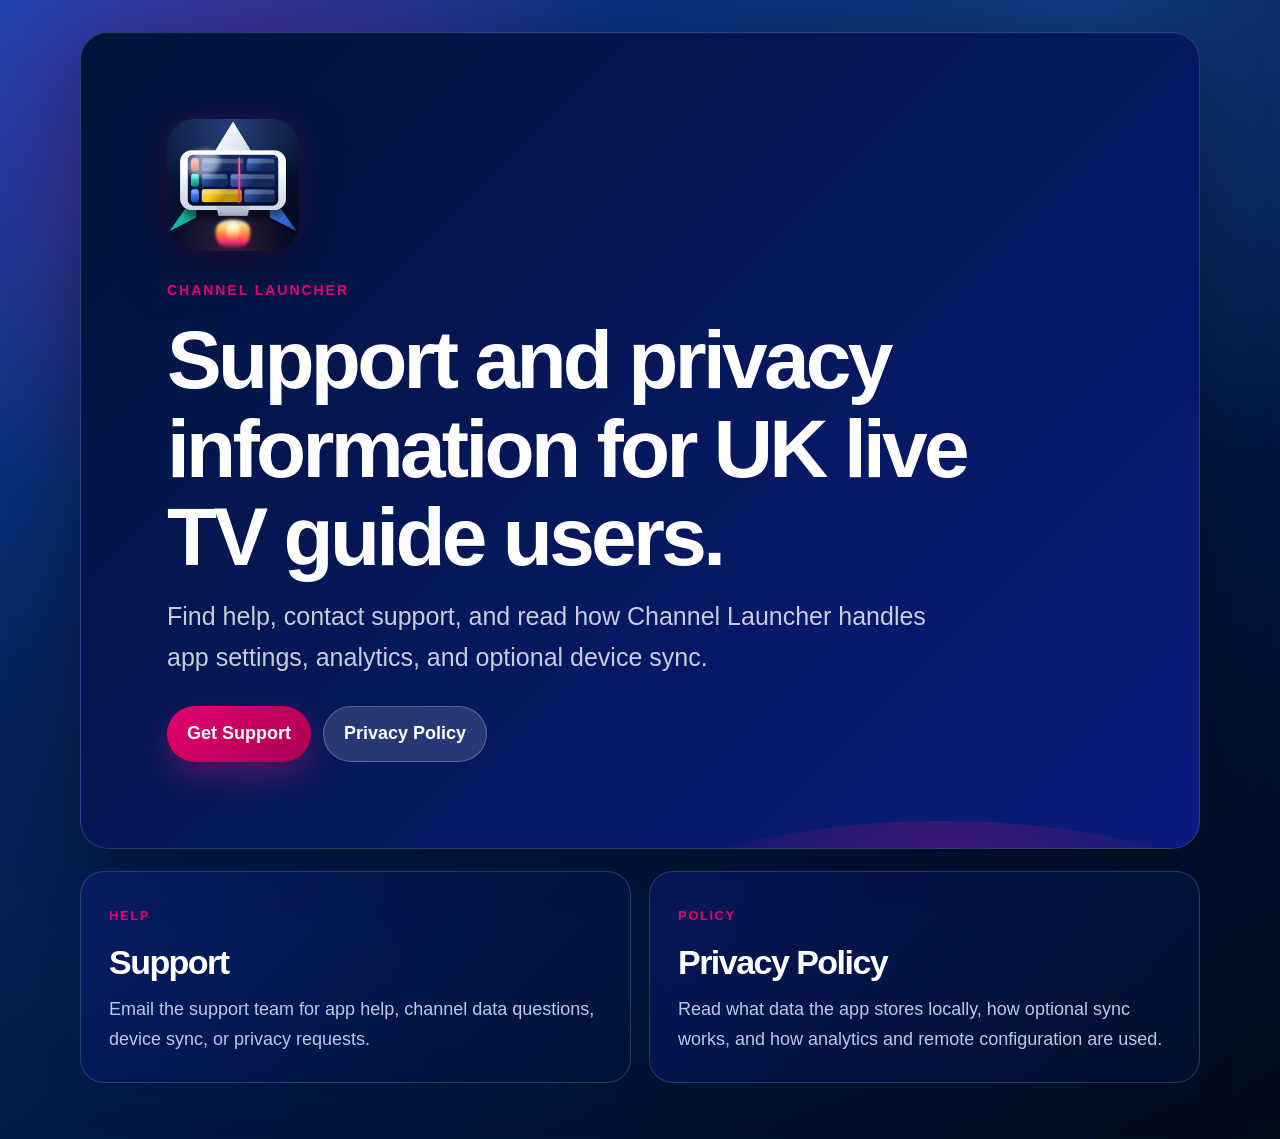
<file: index.html>
<!doctype html>
<html lang="en">
<head>
  <meta charset="utf-8">
  <meta name="viewport" content="width=device-width, initial-scale=1">
  <title>Channel Launcher</title>
  <meta name="description" content="Support and privacy information for Channel Launcher.">
  <link rel="stylesheet" href="styles.css">
</head>
<body>
  <main class="shell">
    <section class="hero">
      <img class="hero-icon" src="assets/app-icon.png" alt="" width="128" height="128">
      <p class="eyebrow">Channel Launcher</p>
      <h1>Support and privacy information for UK live TV guide users.</h1>
      <p class="lede">Find help, contact support, and read how Channel Launcher handles app settings, analytics, and optional device sync.</p>
      <div class="actions">
        <a class="button primary" href="support.html">Get Support</a>
        <a class="button secondary" href="privacy-policy.html">Privacy Policy</a>
      </div>
    </section>

    <section class="grid" aria-label="Useful links">
      <a class="card" href="support.html">
        <span class="card-kicker">Help</span>
        <h2>Support</h2>
        <p>Email the support team for app help, channel data questions, device sync, or privacy requests.</p>
      </a>
      <a class="card" href="privacy-policy.html">
        <span class="card-kicker">Policy</span>
        <h2>Privacy Policy</h2>
        <p>Read what data the app stores locally, how optional sync works, and how analytics and remote configuration are used.</p>
      </a>
    </section>
  </main>
</body>
</html>
</file>
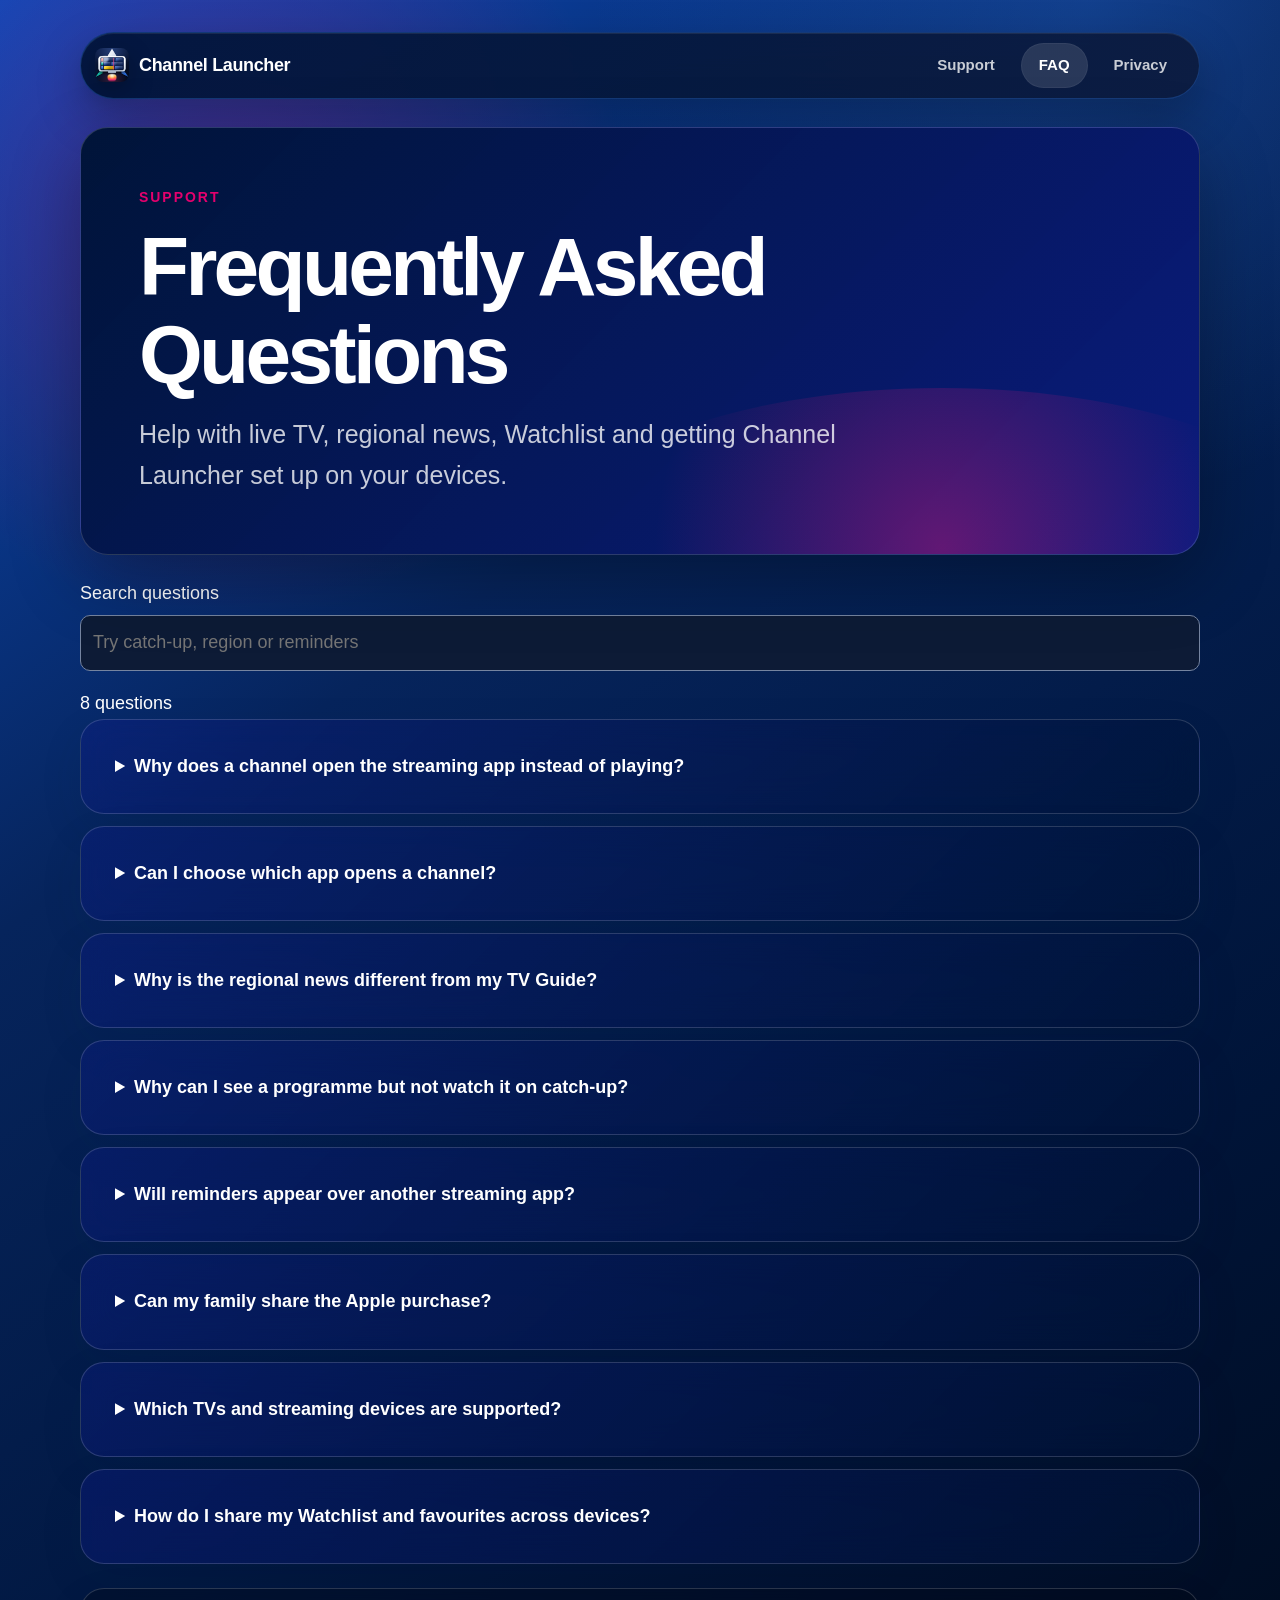
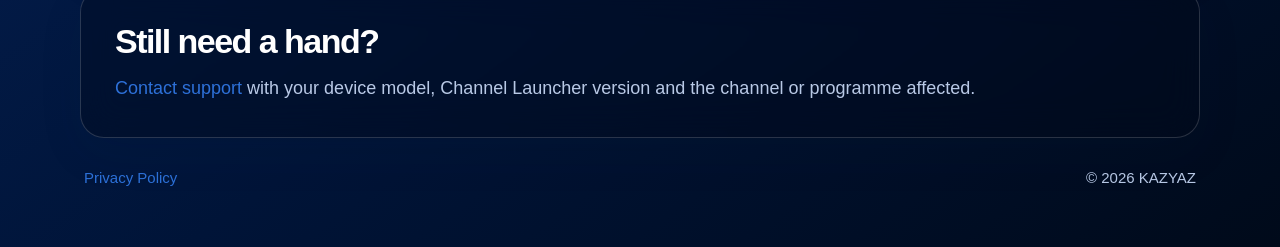
<file: faq.html>
<!doctype html>
<html lang="en">
<head>
  <meta charset="utf-8">
  <meta name="viewport" content="width=device-width, initial-scale=1">
  <meta name="description" content="Answers to common questions about Channel Launcher.">
  <title>Frequently Asked Questions - Channel Launcher</title>
  <link rel="stylesheet" href="styles.css">
  <style>
    .faq-list { display: grid; gap: 12px; }
    .faq-list .panel { margin: 0; }
    .faq-list summary { cursor: pointer; font-weight: 650; line-height: 1.4; }
    .faq-list details[open] summary { margin-bottom: 12px; }
    .faq-list details p { margin: 0; white-space: pre-wrap; }
    .faq-list summary:focus-visible, .faq-search:focus-visible { outline: 2px solid #f064a1; outline-offset: 4px; }
    .faq-search { display: block; margin: 6px 0 18px; width: 100%; padding: 12px; font: inherit; border-radius: 10px; color: inherit; background: #0d1b36; border: 1px solid #7584a0; }
    .faq-tools { margin: 24px 0; }
  </style>
  <script type="module" src="assets/faq.mjs"></script>
</head>
<body>
  <main class="shell">
    <nav class="topbar" aria-label="Site navigation">
      <a class="brand" href="index.html"><img src="assets/app-icon.png" alt="" width="34" height="34">Channel Launcher</a>
      <div class="nav-links"><a href="support.html">Support</a><a href="faq.html" aria-current="page">FAQ</a><a href="privacy-policy.html">Privacy</a></div>
    </nav>
    <section class="hero compact">
      <p class="eyebrow">Support</p>
      <h1>Frequently Asked Questions</h1>
      <p class="lede">Help with live TV, regional news, Watchlist and getting Channel Launcher set up on your devices.</p>
    </section>
    <section class="faq-tools" aria-label="Find an answer">
      <label for="faq-search">Search questions</label>
      <input id="faq-search" class="faq-search" type="search" placeholder="Try catch-up, region or reminders" disabled>
      <p id="faq-status" role="status">Loading questions...</p>
      <noscript><p>Enable JavaScript to browse the FAQ, or <a href="support.html">contact support</a>.</p></noscript>
      <div id="faq-list" class="faq-list"></div>
    </section>
    <section class="panel muted">
      <h2>Still need a hand?</h2>
      <p><a href="support.html">Contact support</a> with your device model, Channel Launcher version and the channel or programme affected.</p>
    </section>
    <footer class="footer"><a href="privacy-policy.html">Privacy Policy</a><span>© 2026 KAZYAZ</span></footer>
  </main>
</body>
</html>
</file>
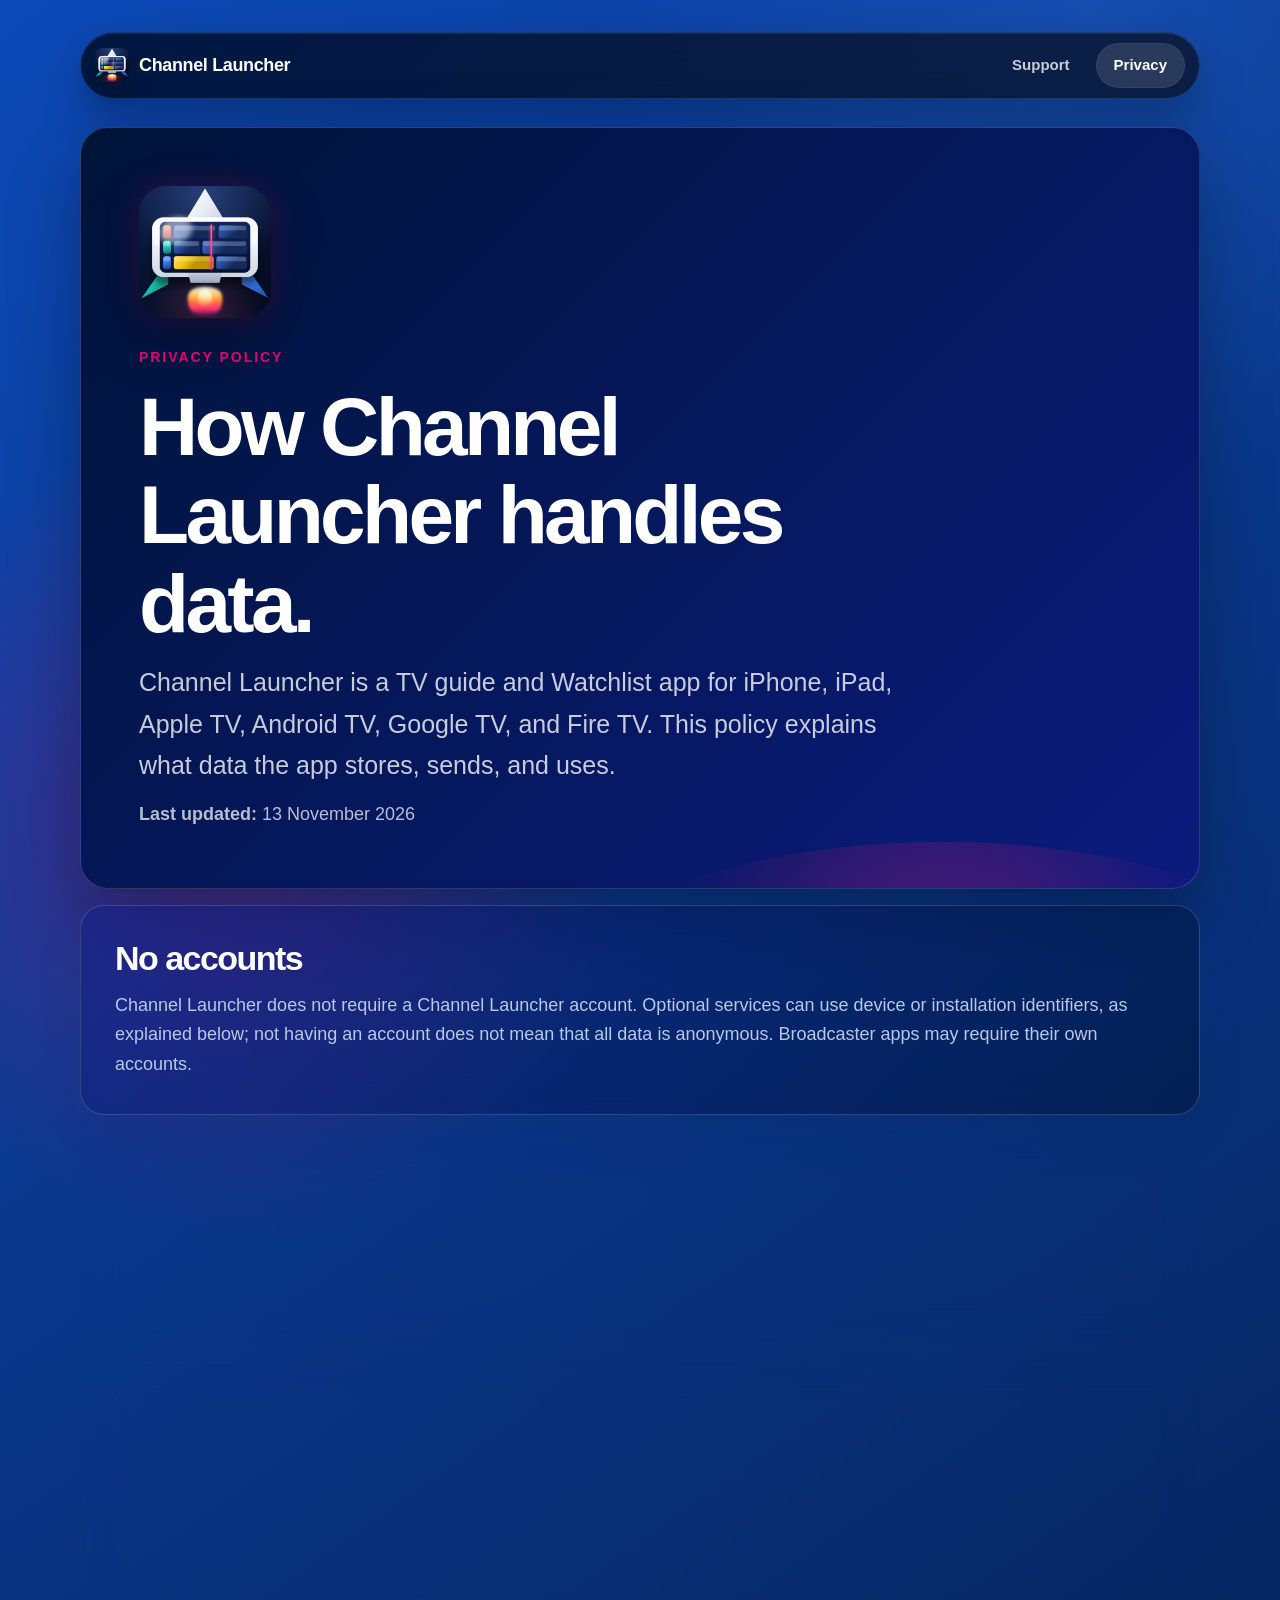
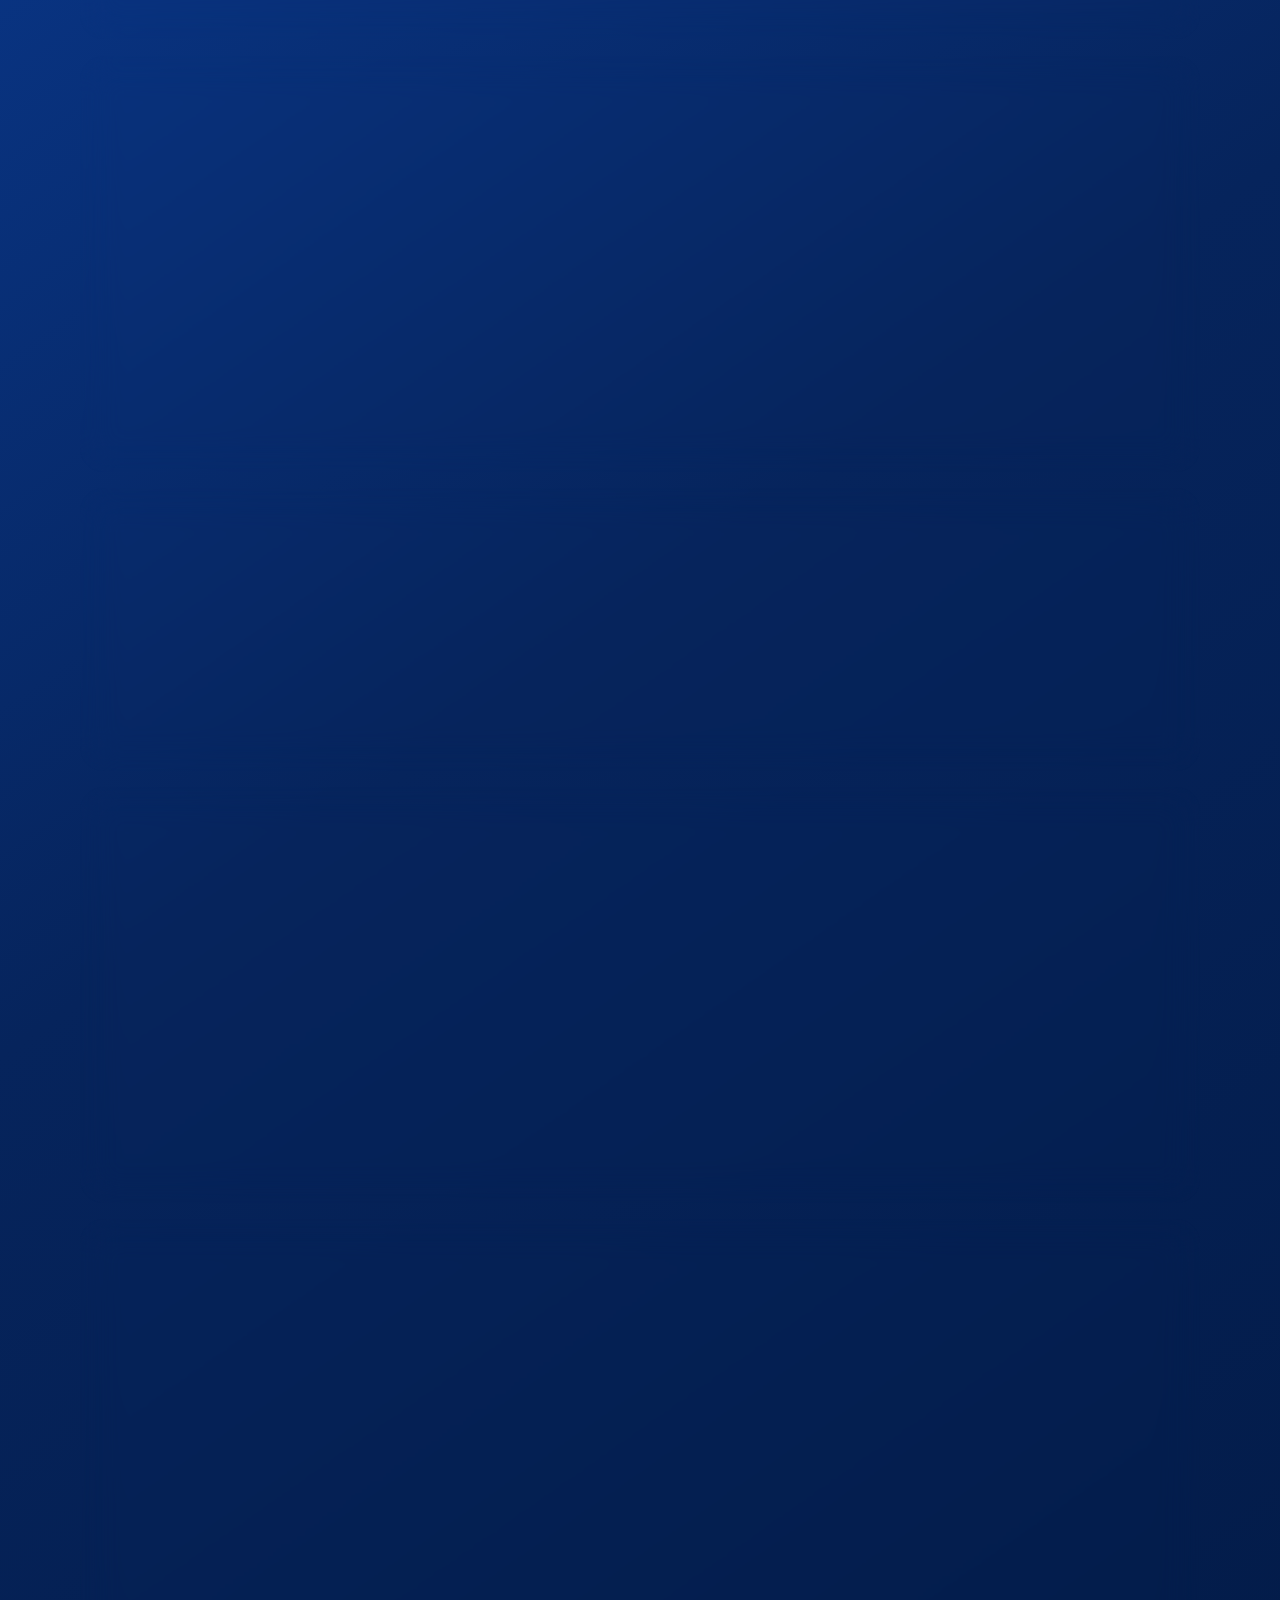
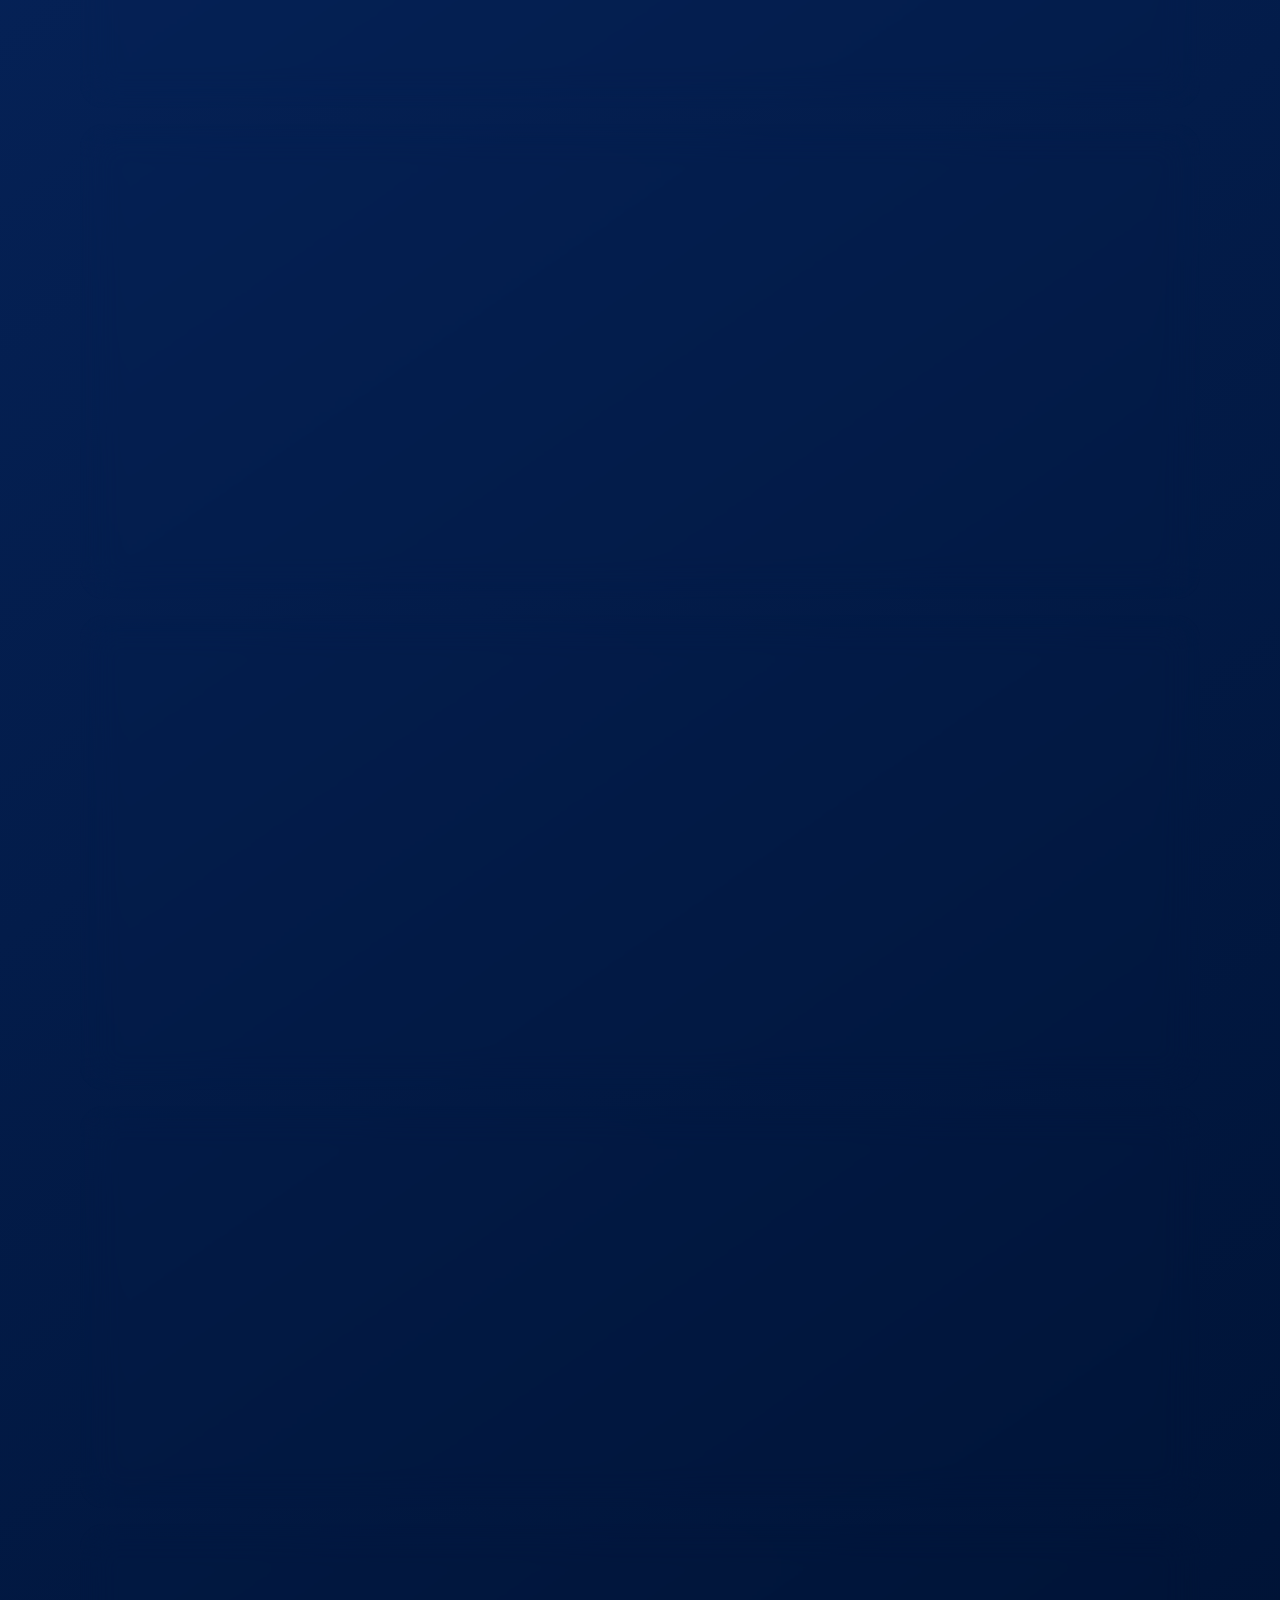
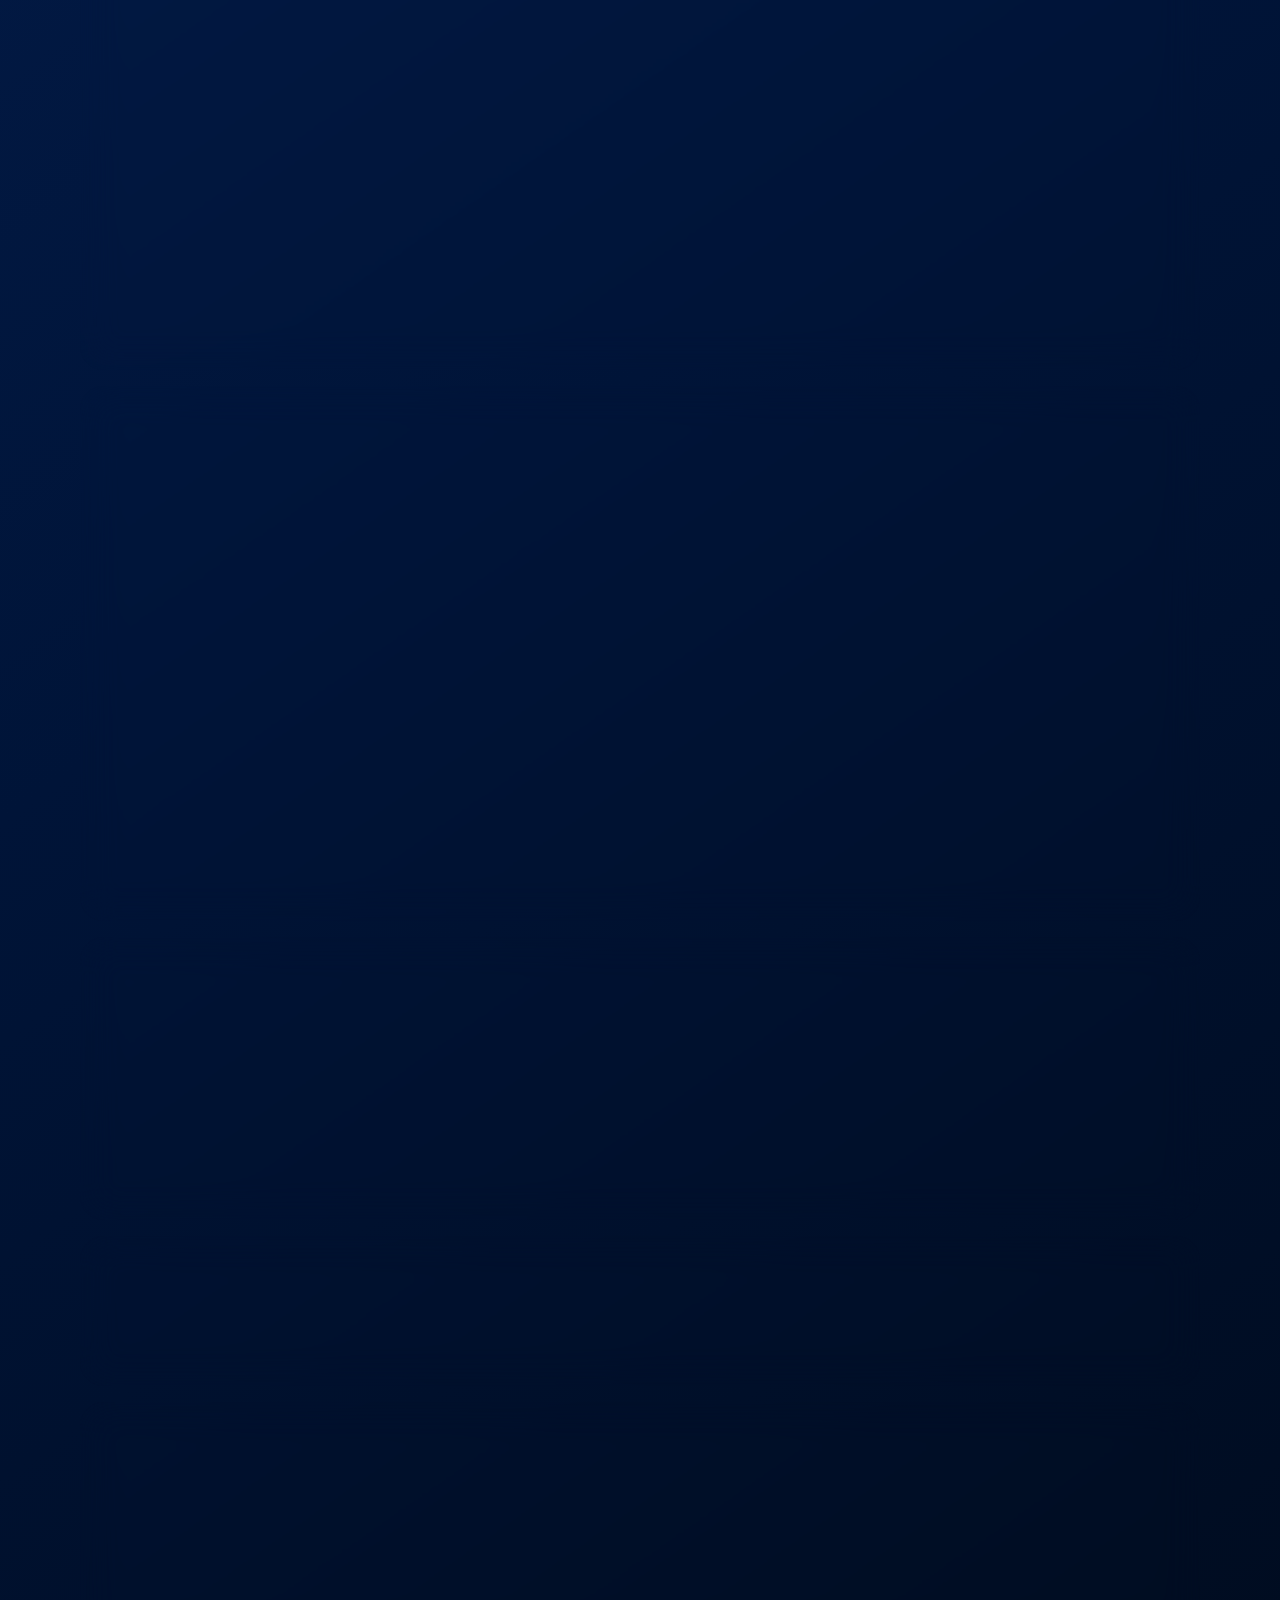
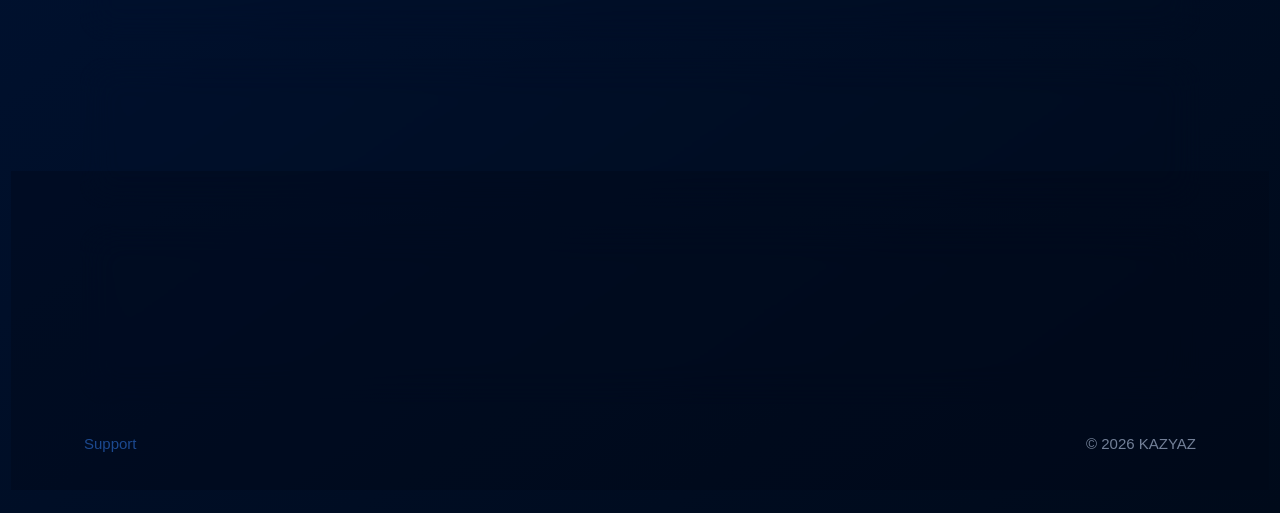
<file: privacy-policy.html>
<!doctype html>
<html lang="en">
<head>
  <meta charset="utf-8">
  <meta name="viewport" content="width=device-width, initial-scale=1">
  <title>Privacy Policy - Channel Launcher</title>
  <meta name="description" content="Privacy policy for Channel Launcher.">
  <link rel="stylesheet" href="styles.css">
</head>
<body>
  <main class="shell">
    <nav class="topbar" aria-label="Site navigation">
      <a class="brand" href="index.html"><img src="assets/app-icon.png" alt="" width="34" height="34">Channel Launcher</a>
      <div class="nav-links">
        <a href="support.html">Support</a>
        <a href="privacy-policy.html" aria-current="page">Privacy</a>
      </div>
    </nav>

    <article class="policy">
      <header class="hero compact">
        <img class="hero-icon" src="assets/app-icon.png" alt="" width="112" height="112">
        <p class="eyebrow">Privacy Policy</p>
        <h1>How Channel Launcher handles data.</h1>
        <p class="lede">Channel Launcher is a TV guide and Watchlist app for iPhone, iPad, Apple TV, Android TV, Google TV, and Fire TV. This policy explains what data the app stores, sends, and uses.</p>
        <p class="meta"><strong>Last updated:</strong> 13 November 2026</p>
      </header>

      <section class="panel">
        <h2>No accounts</h2>
        <p>Channel Launcher does not require a Channel Launcher account. Optional services can use device or installation identifiers, as explained below; not having an account does not mean that all data is anonymous. Broadcaster apps may require their own accounts.</p>
      </section>

      <section class="panel">
        <h2>Settings stored on your device</h2>
        <p>Channel favourites, hidden channels, channel order, Watchlist entries, reminder rules, theme, region, clock format, and similar preferences are stored on your device. Selected preferences and Watchlist data may leave your device if you enable optional sync. Your analytics and crash-reporting choices are stored separately and are not shared through Device Sync.</p>
      </section>

      <section class="panel">
        <h2>Optional cross-device settings sync</h2>
        <p>If you choose to link devices, the app generates random link and device identifiers and stores your selected settings and Watchlist data in Supabase, a third-party database provider. The app also stores the device name and platform so linked devices can be identified in the Linked Devices list.</p>
        <p>Sync is optional and off by default. You can unlink a device at any time. We do not sell this data, use it for advertising, or share it except with Supabase acting as our storage provider.</p>
      </section>

      <section class="panel">
        <h2>Optional usage analytics</h2>
        <p>In app versions with <strong>Privacy choices</strong>, usage analytics is off by default. We ask for your consent before enabling optional Google Analytics for Firebase collection. You can use all app features without agreeing. Leaving the control off, closing a screen, or continuing to use the app does not give consent.</p>
        <p>If you enable usage analytics, Google processes app-interaction events such as screens visited, channels and providers selected, launch results, and settings actions, together with app version, operating-system and device information, timestamps, and analytics installation identifiers. We use this information to understand usage and improve reliability and navigation. We do not intentionally send search-query text, your device's personal name, email address, or raw deep-link URLs as analytics event parameters.</p>
        <p>Advertising consent remains disabled. We do not use this analytics feature for personalised advertising or cross-app advertising tracking. A remote configuration setting may turn analytics off, but cannot override your refusal or grant consent on your behalf.</p>
      </section>

      <section class="panel">
        <h2>Optional crash reports</h2>
        <p>Google Firebase Crashlytics reporting has a separate consent control and is also off by default in versions with Privacy choices. You do not have to enable analytics to enable crash reporting, or enable either to use the app.</p>
        <p>If you enable crash reports, Google processes technical crash traces, app and operating-system versions, device information, crash/installation identifiers, and diagnostic context such as the screen, channel, or launch route involved. We use these reports to diagnose and fix faults. We do not intentionally attach your account credentials or search-query text.</p>
      </section>

      <section class="panel">
        <h2>Changing your privacy choices</h2>
        <p>Open <strong>Settings &gt; Privacy choices</strong> inside Channel Launcher. On iPhone and iPad the entry is in the About section of Settings; on TV it is a Settings menu entry. Usage analytics and crash reports have independent controls. You can decline or withdraw either choice at any time without losing access to app features.</p>
        <p>Withdrawing analytics consent stops future collection by the app and resets locally cached analytics data. When crash reporting is off, the app disables report uploads and requests deletion of unsent reports. Withdrawal does not automatically delete information already sent to Google, or make earlier processing unlawful. Contact us about deletion requests using the details below.</p>
        <p>These controls are being introduced in updated app versions. Earlier versions may collect usage analytics and crash reports without offering these controls. Update to a version containing Privacy choices to manage them. We do not claim that older app versions have the new default-off behaviour.</p>
      </section>

      <section class="panel">
        <h2>Configuration, listings, and notifications</h2>
        <p>Firebase Remote Config delivers configuration such as supported app links and update requirements. It uses Firebase installation identifiers to retrieve configuration. These requests are separate from optional usage analytics and are not switched off by declining analytics.</p>
        <p>TV listings and catch-up services receive network requests needed to load schedules, artwork, and programme availability. As with other online services, providers can receive technical connection information such as your IP address. Programme listings themselves are information about broadcasts, not a record of what you have watched.</p>
        <p>If you enable supported reminder notifications, the app may use Apple notification services, Firebase Cloud Messaging, and our backend to deliver them. This can involve notification tokens, device identifiers, and reminder information. Notification permission is separate from analytics consent and can be changed in your device settings.</p>
        <p>When you open a broadcaster app or website, the selected programme or channel link is passed to that provider. Its own privacy policy, account requirements, and content restrictions apply.</p>
      </section>

      <section class="panel">
        <h2>Optional mailing list</h2>
        <p>You can choose to <a href="https://b8070c90.sibforms.com/serve/[base64]">sign up to the Channel Launcher mailing list</a> for app news, release announcements, and future testing opportunities. The form and mailing list are provided through Brevo. We process your email address and subscription/confirmation records to manage the list and record your consent.</p>
        <p>Subscription uses a two-step confirmation process (double opt-in): after submitting the form, you must confirm your subscription using the email sent to you before receiving mailing-list updates. The confirmation email is used to verify your request. Mailing-list emails are based on your consent, and subscribing is not required to buy or use Channel Launcher, request support, or take part in testing.</p>
        <p>You can withdraw consent at any time using the unsubscribe link in a mailing-list email or by contacting us. Unsubscribing does not affect your app access or support. Withdrawing consent does not affect the lawfulness of earlier processing. We may retain the minimum consent and suppression records needed to demonstrate your choices and avoid sending further marketing. Double opt-in supports consent verification; it is not, on its own, a guarantee of compliance with all data-protection requirements.</p>
      </section>

      <section class="panel">
        <h2>Feedback and support through UserJot</h2>
        <p>We use UserJot to organise feedback, feature suggestions, issue reports, and support requests. Emails sent to <a href="mailto:support@channellauncher.tv">support@channellauncher.tv</a> and <a href="mailto:testers@channellauncher.tv">testers@channellauncher.tv</a> are routed into this system. This can include your sender name and email address, message contents, attachments, and any device or diagnostic information you choose to provide.</p>
        <p>We use this information to reply, investigate problems, manage testing feedback, and improve Channel Launcher. Our lawful basis is our legitimate interest in providing support and maintaining and improving the app; where necessary to fulfil a purchase or service obligation, processing may also be necessary for that contract. UserJot processes support records on our behalf. Please do not send passwords, payment-card details, or broadcaster sign-in credentials, and remove unnecessary personal information from screenshots and logs.</p>
        <p>Sending a support or tester email does not subscribe you to the mailing list. If you use a public feedback board, information you choose to post there may be visible to others; avoid including private information in public posts. Private support emails are not intended as public submissions.</p>
      </section>

      <section class="panel">
        <h2>App testing programmes</h2>
        <p>If you volunteer to test Channel Launcher, we may store your email address and invitation or enrolment status in Apple's TestFlight, Google Play internal or closed testing, or Amazon Appstore's Fire TV testing services. These services use the address associated with the relevant platform account to invite you and manage access to test builds. Testing may also involve feedback, device details, and diagnostics you submit through the platform or send to us.</p>
        <p>We use tester details to administer the testing programme, communicate about participation and reported issues, and improve the app, based on our legitimate interest in running a voluntary testing programme. The platform providers also process information under their own terms and privacy policies. You can leave testing through the relevant platform or contact us to request removal from our invitation lists. Removal from our lists does not delete your Apple, Google, or Amazon account or all records independently held by that provider. Joining a test does not automatically subscribe you to marketing emails; mailing-list consent is separate.</p>
      </section>

      <section class="panel">
        <h2>Service providers and international processing</h2>
        <p>We use Google Firebase/Google Analytics and Supabase for the purposes described above. Providers may process data outside the UK, including in the United States. Applicable provider terms and transfer arrangements govern that processing. Google describes its data-processing terms and international-transfer arrangements on its <a href="https://firebase.google.com/support/privacy">Firebase privacy and security page</a>. See also <a href="https://supabase.com/privacy">Supabase's privacy policy</a>.</p>
        <p>We also use Brevo for mailing-list forms and emails, UserJot for feedback and support, and Apple, Google, and Amazon for their testing programmes. These services may process information outside the UK. Further information is available in <a href="https://www.brevo.com/legal/privacypolicy/">Brevo's privacy policy</a>, <a href="https://userjot.com/privacy">UserJot's privacy policy</a>, <a href="https://www.apple.com/legal/privacy/">Apple's privacy policy</a>, <a href="https://policies.google.com/privacy">Google's privacy policy</a>, and <a href="https://www.amazon.co.uk/gp/help/customer/display.html?nodeId=GX7NJQ4ZB8MHFRNJ">Amazon's privacy notice</a>. Our handling of your support and mailing-list information is covered by this policy; provider notices do not replace it.</p>
        <p>We do not sell your personal information. Optional analytics and crash reporting are used to improve Channel Launcher, not to require you to pay for privacy or unlock app features.</p>
      </section>

      <section class="panel">
        <h2>Retention and deletion</h2>
        <p>Mailing-list details are held while you remain subscribed, subject to the limited consent and suppression records described above. Support and feedback records are retained for as long as reasonably needed to handle your request, follow up on faults, and meet applicable legal obligations. Tester invitation details are retained while needed to administer your participation and relevant follow-up. We review these records and remove information that is no longer needed; copies held by service providers and their backups may have separate deletion timelines. Contact us to request access, correction, or deletion.</p>
        <p>Local preferences remain until you change them, remove the app's data, or uninstall, subject to your operating system's backup behaviour. Optional sync records are held to provide linked-device functionality; contact us to request removal. Unlinking a device is not a promise that every existing backend record or backup is immediately erased.</p>
        <p>Analytics retention depends on the Google Analytics property's retention settings and the type of information, including whether it is an event-level record or an aggregate report. Turning collection off is not a server-side deletion request. Google states that Crashlytics retains crash traces and associated identifiers for 90 days before starting removal from live and backup systems. Firebase installation identifiers used by other services have separate retention and deletion rules. See <a href="https://firebase.google.com/support/privacy">Google's service-specific retention information</a> or contact us with questions about your data.</p>
      </section>

      <section class="panel">
        <h2>Your rights</h2>
        <p>KAZYAZ is responsible for the personal information it processes for Channel Launcher. Optional analytics and crash-reporting collection is based on your consent. Where applicable under data-protection law, you may request access, correction, deletion, restriction, or portability of your personal data, object to processing, and withdraw consent. Some requests may require information to locate the relevant record because the app has no named user account. Do not send passwords or broadcaster credentials.</p>
        <p>You may also raise a concern with the UK's <a href="https://ico.org.uk/make-a-complaint/">Information Commissioner's Office</a>. Contacting us first does not remove that right.</p>
      </section>

      <section class="panel">
        <h2>Children's privacy</h2>
        <p>Channel Launcher is not directed at children under 13, and we do not knowingly collect personal information from children.</p>
      </section>

      <section class="panel">
        <h2>Your choices</h2>
        <p>Analytics, crash reports, notification permissions, device linking, mailing-list subscriptions, and testing participation are separate choices. You can manage analytics and crash reports in Privacy choices, notifications in your device settings, and linked devices in Device Sync. You can unsubscribe from mailing-list emails or leave a testing programme without losing access to an app you have purchased. For privacy or data-removal requests, use the <a href="support.html">Channel Launcher support page</a> or email us below.</p>
      </section>

      <section class="panel">
        <h2>Changes to this policy</h2>
        <p>Updates will be posted at this URL with a new effective date.</p>
      </section>

      <section class="panel muted">
        <h2>Contact</h2>
        <p>For privacy questions or data-removal requests, email <a href="mailto:support@channellauncher.tv">support@channellauncher.tv</a>. Support and tester emails are managed through UserJot as described above.</p>
      </section>
    </article>

    <footer class="footer">
      <a href="support.html">Support</a>
      <span>© 2026 KAZYAZ</span>
    </footer>
  </main>
</body>
</html>
</file>
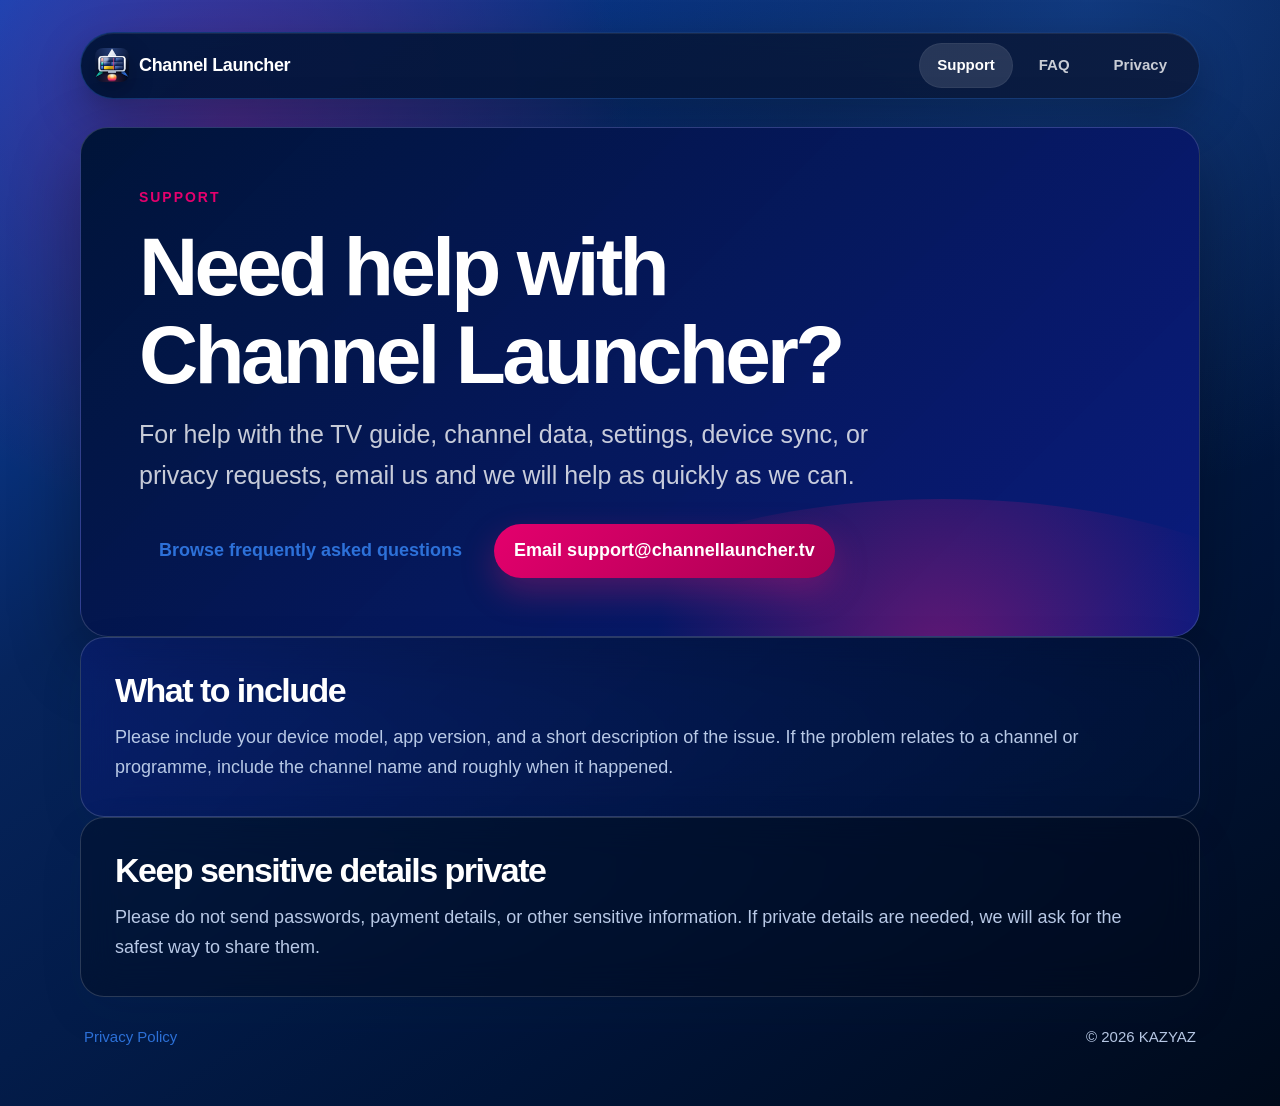
<file: support.html>
<!doctype html>
<html lang="en">
<head>
  <meta charset="utf-8">
  <meta name="viewport" content="width=device-width, initial-scale=1">
  <title>Support - Channel Launcher</title>
  <meta name="description" content="Contact support for Channel Launcher.">
  <link rel="stylesheet" href="styles.css">
</head>
<body>
  <main class="shell">
    <nav class="topbar" aria-label="Site navigation">
      <a class="brand" href="index.html"><img src="assets/app-icon.png" alt="" width="34" height="34">Channel Launcher</a>
      <div class="nav-links">
        <a href="support.html" aria-current="page">Support</a>
        <a href="faq.html">FAQ</a>
        <a href="privacy-policy.html">Privacy</a>
      </div>
    </nav>

    <section class="hero compact">
      <p class="eyebrow">Support</p>
      <h1>Need help with Channel Launcher?</h1>
      <p class="lede">For help with the TV guide, channel data, settings, device sync, or privacy requests, email us and we will help as quickly as we can.</p>
      <div class="actions">
        <a class="button" href="faq.html">Browse frequently asked questions</a>
        <a class="button primary" href="mailto:support@channellauncher.tv">Email support@channellauncher.tv</a>
      </div>
    </section>

    <section class="panel">
      <h2>What to include</h2>
      <p>Please include your device model, app version, and a short description of the issue. If the problem relates to a channel or programme, include the channel name and roughly when it happened.</p>
    </section>

    <section class="panel muted">
      <h2>Keep sensitive details private</h2>
      <p>Please do not send passwords, payment details, or other sensitive information. If private details are needed, we will ask for the safest way to share them.</p>
    </section>

    <footer class="footer">
      <a href="privacy-policy.html">Privacy Policy</a>
      <span>© 2026 KAZYAZ</span>
    </footer>
  </main>
</body>
</html>
</file>
<file: styles.css>
:root {
  color-scheme: light;
  --bg: #001438;
  --bg-strong: #001a4d;
  --card: rgba(12, 27, 135, 0.34);
  --card-solid: #061f59;
  --ink: #ffffff;
  --muted: #b8c9e6;
  --line: rgba(255, 255, 255, 0.16);
  --accent: #e4006d;
  --accent-dark: #a90052;
  --blue: #2d71d9;
  --shadow: 0 24px 70px rgba(0, 0, 0, 0.30);
  --radius: 28px;
  font-family: ui-rounded, "Avenir Next", Avenir, "SF Pro Rounded", "Helvetica Neue", sans-serif;
}

* {
  box-sizing: border-box;
}

body {
  margin: 0;
  min-height: 100vh;
  color: var(--ink);
  background:
    radial-gradient(circle at 18% 12%, rgba(228, 0, 109, 0.28), transparent 25rem),
    radial-gradient(circle at 85% 0%, rgba(45, 113, 217, 0.30), transparent 31rem),
    linear-gradient(145deg, #0d4ab8 0%, #06245c 34%, var(--bg) 72%, #000a1a 100%);
  font-size: 18px;
  line-height: 1.65;
}

a {
  color: var(--blue);
  text-decoration: none;
}

a:hover {
  text-decoration: underline;
}

.shell {
  width: min(1120px, calc(100% - 40px));
  margin: 0 auto;
  padding: 32px 0 56px;
}

.topbar {
  display: flex;
  align-items: center;
  justify-content: space-between;
  gap: 24px;
  margin-bottom: 28px;
  padding: 10px 14px;
  border: 1px solid rgba(45, 113, 217, 0.36);
  border-radius: 999px;
  background: linear-gradient(135deg, rgba(0, 20, 56, 0.92), rgba(12, 27, 62, 0.92));
  backdrop-filter: blur(18px);
  box-shadow: inset 0 1px 0 rgba(255, 255, 255, 0.08), 0 18px 46px rgba(0, 0, 0, 0.26);
}

.brand {
  display: inline-flex;
  align-items: center;
  gap: 10px;
  color: var(--ink);
  font-weight: 800;
  letter-spacing: -0.02em;
}

.nav-links {
  display: flex;
  gap: 8px;
}

.nav-links a {
  padding: 10px 18px;
  border-radius: 999px;
  color: rgba(255, 255, 255, 0.78);
  font-size: 15px;
  font-weight: 700;
}

.nav-links a[aria-current="page"] {
  color: #ffffff;
  background: rgba(255, 255, 255, 0.12);
  box-shadow: inset 0 0 0 1px rgba(255, 255, 255, 0.05);
}

.hero {
  position: relative;
  overflow: hidden;
  padding: clamp(34px, 8vw, 86px);
  border: 1px solid var(--line);
  border-radius: var(--radius);
  background:
    linear-gradient(135deg, rgba(0, 20, 56, 0.96), rgba(12, 27, 135, 0.84)),
    var(--bg-strong);
  box-shadow: var(--shadow);
  color: #ffffff;
}

.hero::after {
  content: "";
  position: absolute;
  inset: auto -12% -36% 42%;
  height: 320px;
  border-radius: 50%;
  background: radial-gradient(circle, rgba(255, 20, 120, 0.36), transparent 68%);
  pointer-events: none;
}

.hero.compact {
  padding: clamp(30px, 6vw, 58px);
}

.hero-icon {
  position: relative;
  z-index: 1;
  display: block;
  width: clamp(86px, 13vw, 132px);
  height: clamp(86px, 13vw, 132px);
  margin-bottom: 28px;
  border-radius: 27px;
  box-shadow: 0 22px 52px rgba(0, 0, 0, 0.34), 0 0 34px rgba(228, 0, 109, 0.22);
}

.eyebrow {
  margin: 0 0 14px;
  color: var(--accent);
  font-size: 14px;
  font-weight: 850;
  letter-spacing: 0.14em;
  text-transform: uppercase;
}

h1,
h2 {
  position: relative;
  z-index: 1;
  margin: 0;
  line-height: 1.08;
  letter-spacing: -0.045em;
}

h1 {
  max-width: 820px;
  font-size: clamp(42px, 8vw, 82px);
}

h2 {
  font-size: clamp(25px, 4vw, 34px);
}

p {
  position: relative;
  z-index: 1;
  margin: 14px 0 0;
}

.lede {
  max-width: 760px;
  color: rgba(255, 255, 255, 0.78);
  font-size: clamp(19px, 2.6vw, 25px);
}

.meta {
  color: rgba(255, 255, 255, 0.72);
}

.actions {
  position: relative;
  z-index: 1;
  display: flex;
  flex-wrap: wrap;
  gap: 12px;
  margin-top: 28px;
}

.button {
  display: inline-flex;
  align-items: center;
  justify-content: center;
  min-height: 48px;
  padding: 12px 20px;
  border-radius: 999px;
  font-weight: 800;
}

.button.primary {
  color: #ffffff;
  background: linear-gradient(135deg, var(--accent), var(--accent-dark));
  box-shadow: 0 14px 34px rgba(255, 20, 120, 0.28);
}

.button.secondary {
  color: #ffffff;
  background: rgba(255, 255, 255, 0.14);
  border: 1px solid rgba(255, 255, 255, 0.24);
}

.grid {
  display: grid;
  grid-template-columns: repeat(2, minmax(0, 1fr));
  gap: 18px;
  margin-top: 22px;
}

.card,
.panel {
  border: 1px solid var(--line);
  border-radius: 24px;
  background: linear-gradient(135deg, rgba(12, 27, 135, 0.40), rgba(0, 20, 56, 0.54));
  backdrop-filter: blur(18px);
  box-shadow: 0 16px 46px rgba(16, 34, 68, 0.08);
}

.card {
  display: block;
  padding: 28px;
  color: var(--ink);
  transition: transform 180ms ease, box-shadow 180ms ease;
}

.card:hover {
  transform: translateY(-3px);
  text-decoration: none;
  box-shadow: 0 22px 58px rgba(16, 34, 68, 0.14);
}

.card p,
.panel p {
  color: var(--muted);
}

.card-kicker {
  display: inline-block;
  margin-bottom: 18px;
  color: var(--accent);
  font-size: 13px;
  font-weight: 850;
  letter-spacing: 0.12em;
  text-transform: uppercase;
}

.policy {
  display: grid;
  gap: 16px;
}

.panel {
  padding: clamp(24px, 4vw, 34px);
}

.panel.muted {
  background: rgba(0, 10, 26, 0.38);
}

.footer {
  display: flex;
  justify-content: space-between;
  gap: 18px;
  margin-top: 28px;
  padding: 0 4px;
  color: var(--muted);
  font-size: 15px;
}

@media (max-width: 720px) {
  body {
    font-size: 16px;
  }

  .shell {
    width: min(100% - 28px, 1120px);
    padding-top: 18px;
  }

  .topbar,
  .footer {
    align-items: flex-start;
    flex-direction: column;
  }

  .grid {
    grid-template-columns: 1fr;
  }

  .button {
    width: 100%;
  }
}
.brand img {
  border-radius: 8px;
  box-shadow: 0 8px 24px rgba(0, 0, 0, 0.25);
}
</file>
